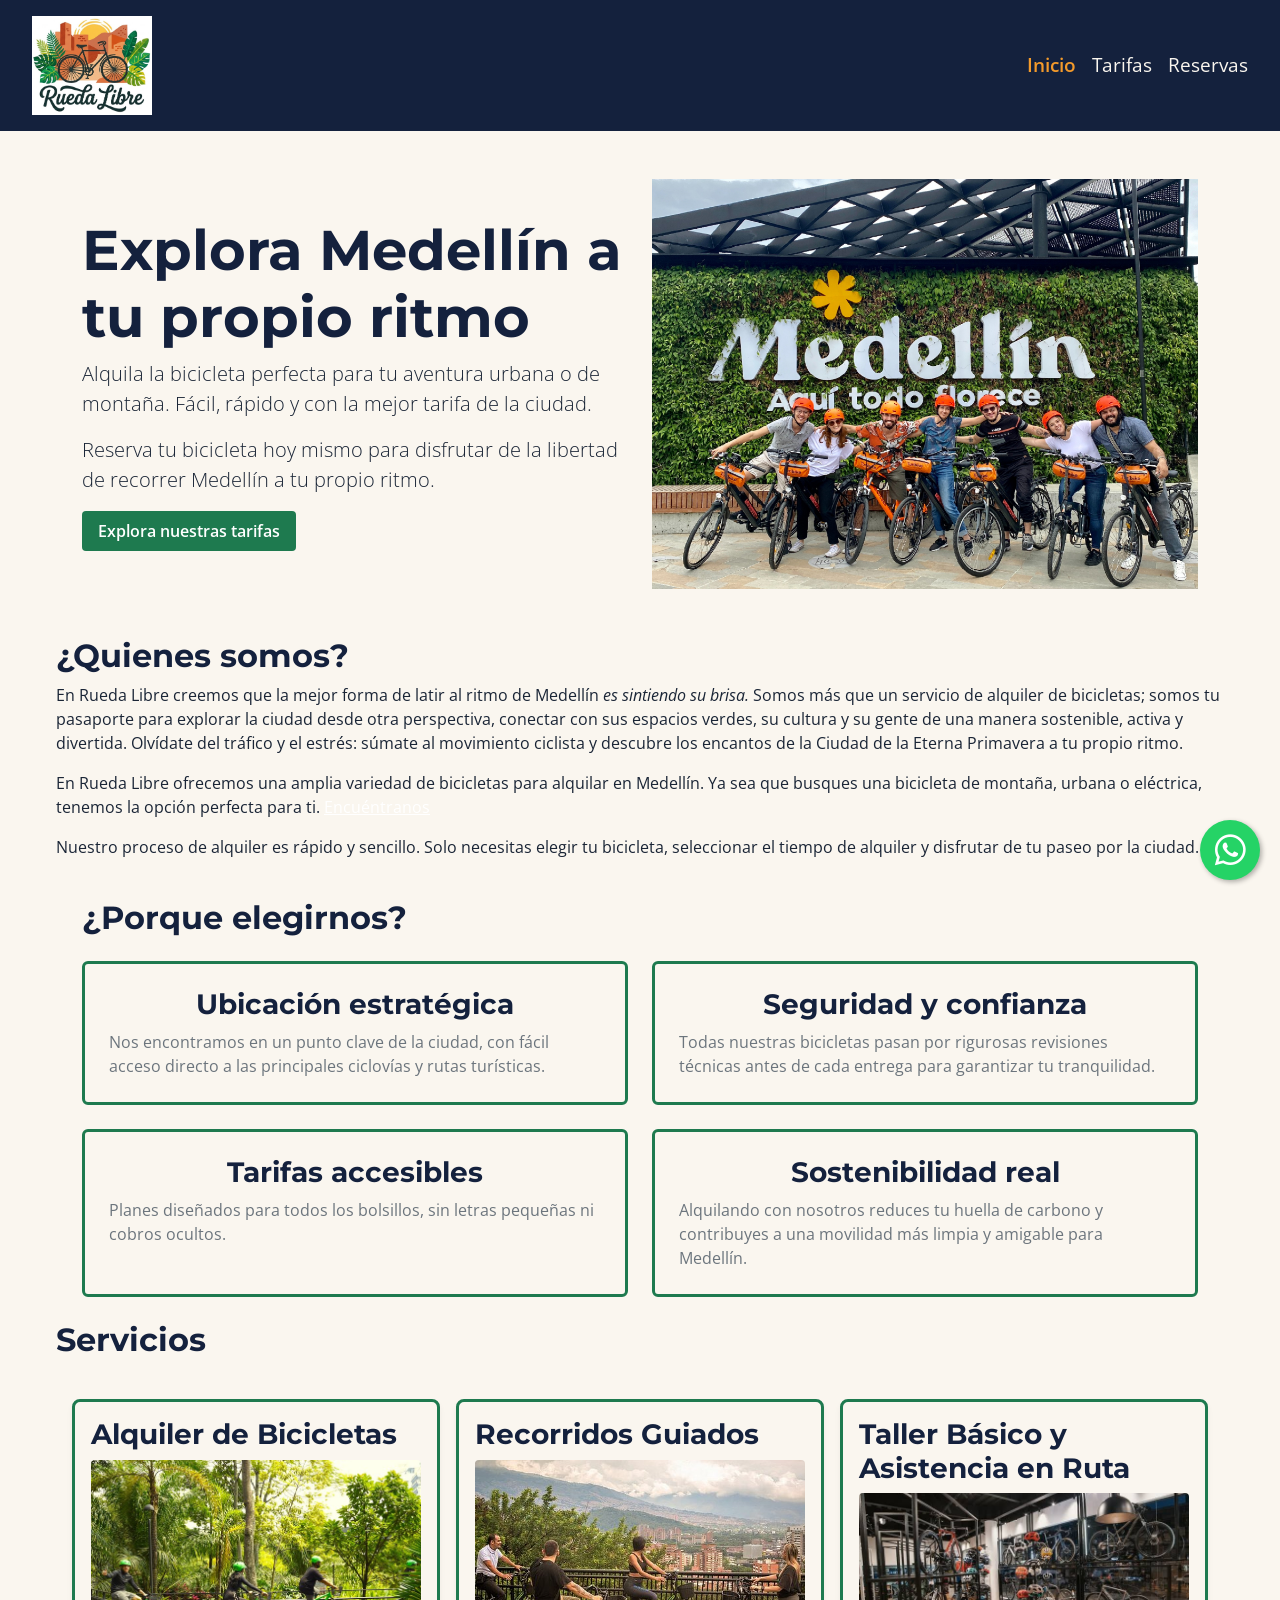
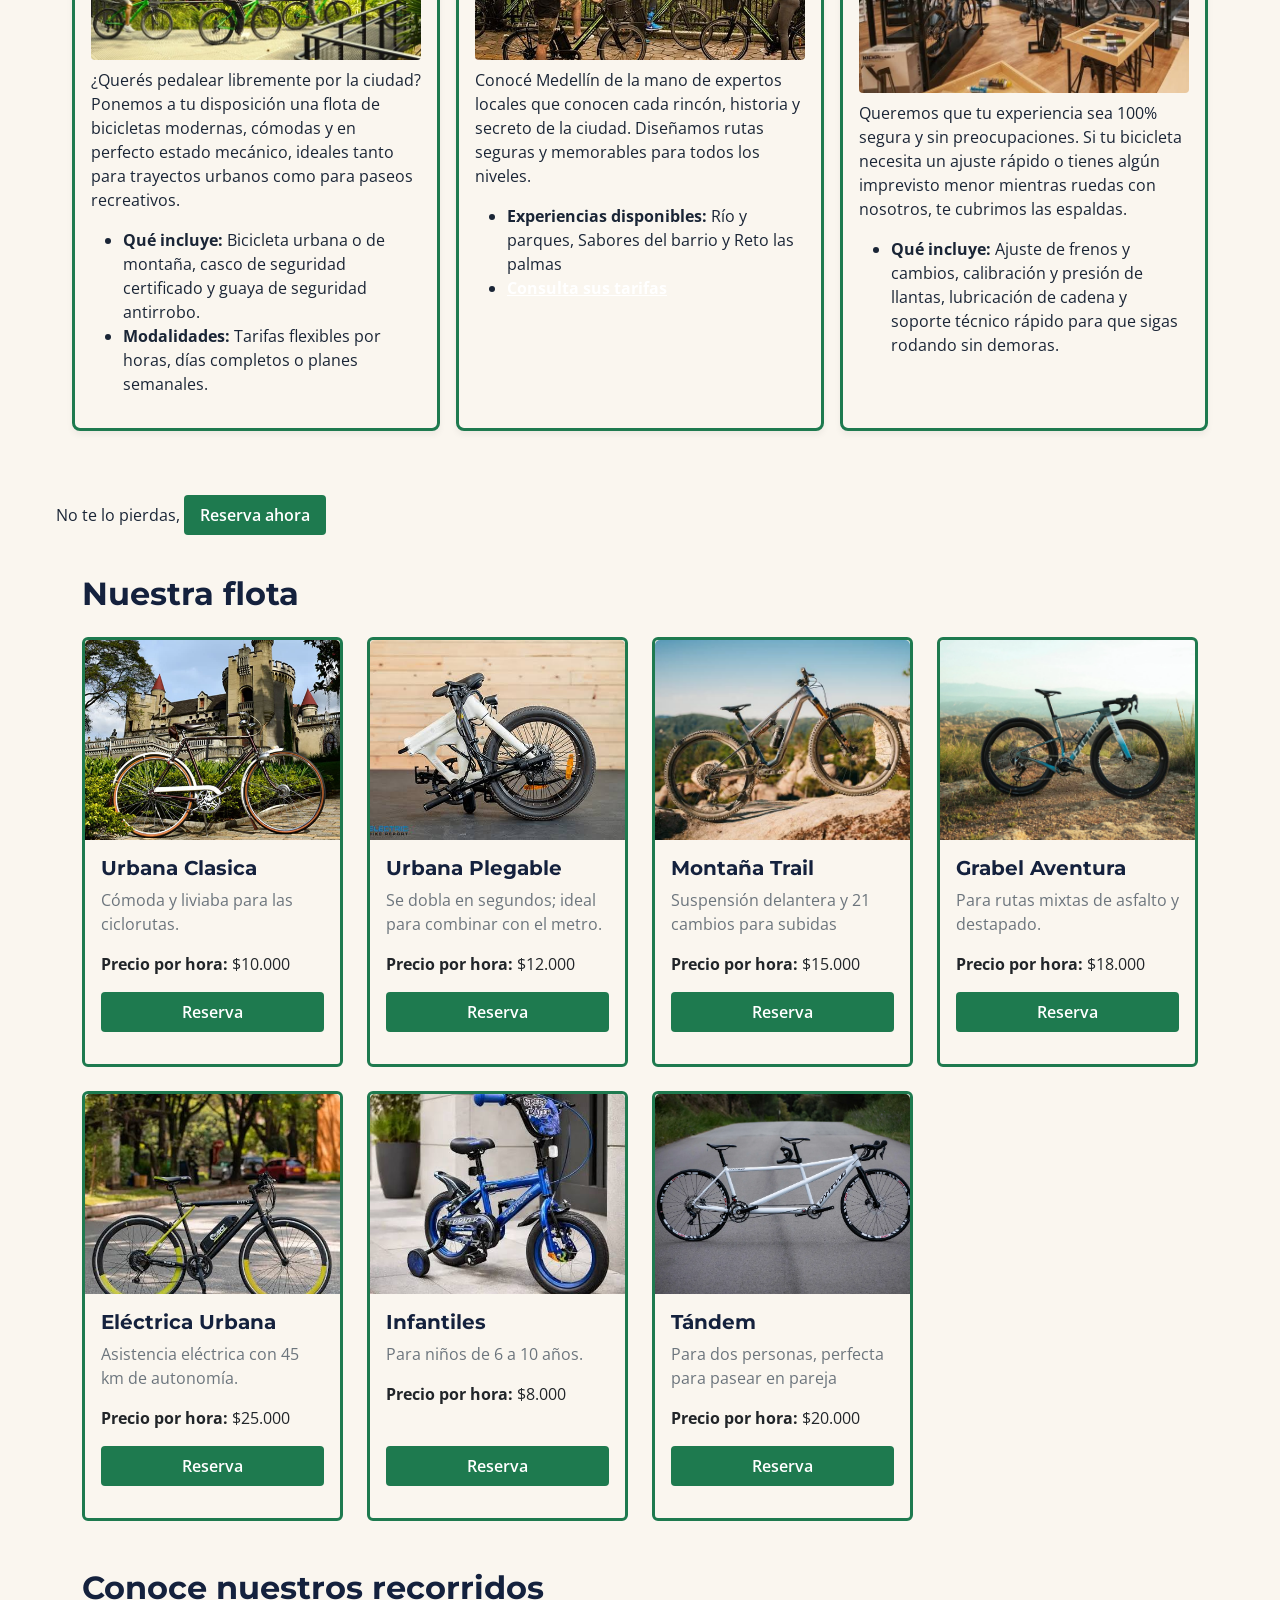
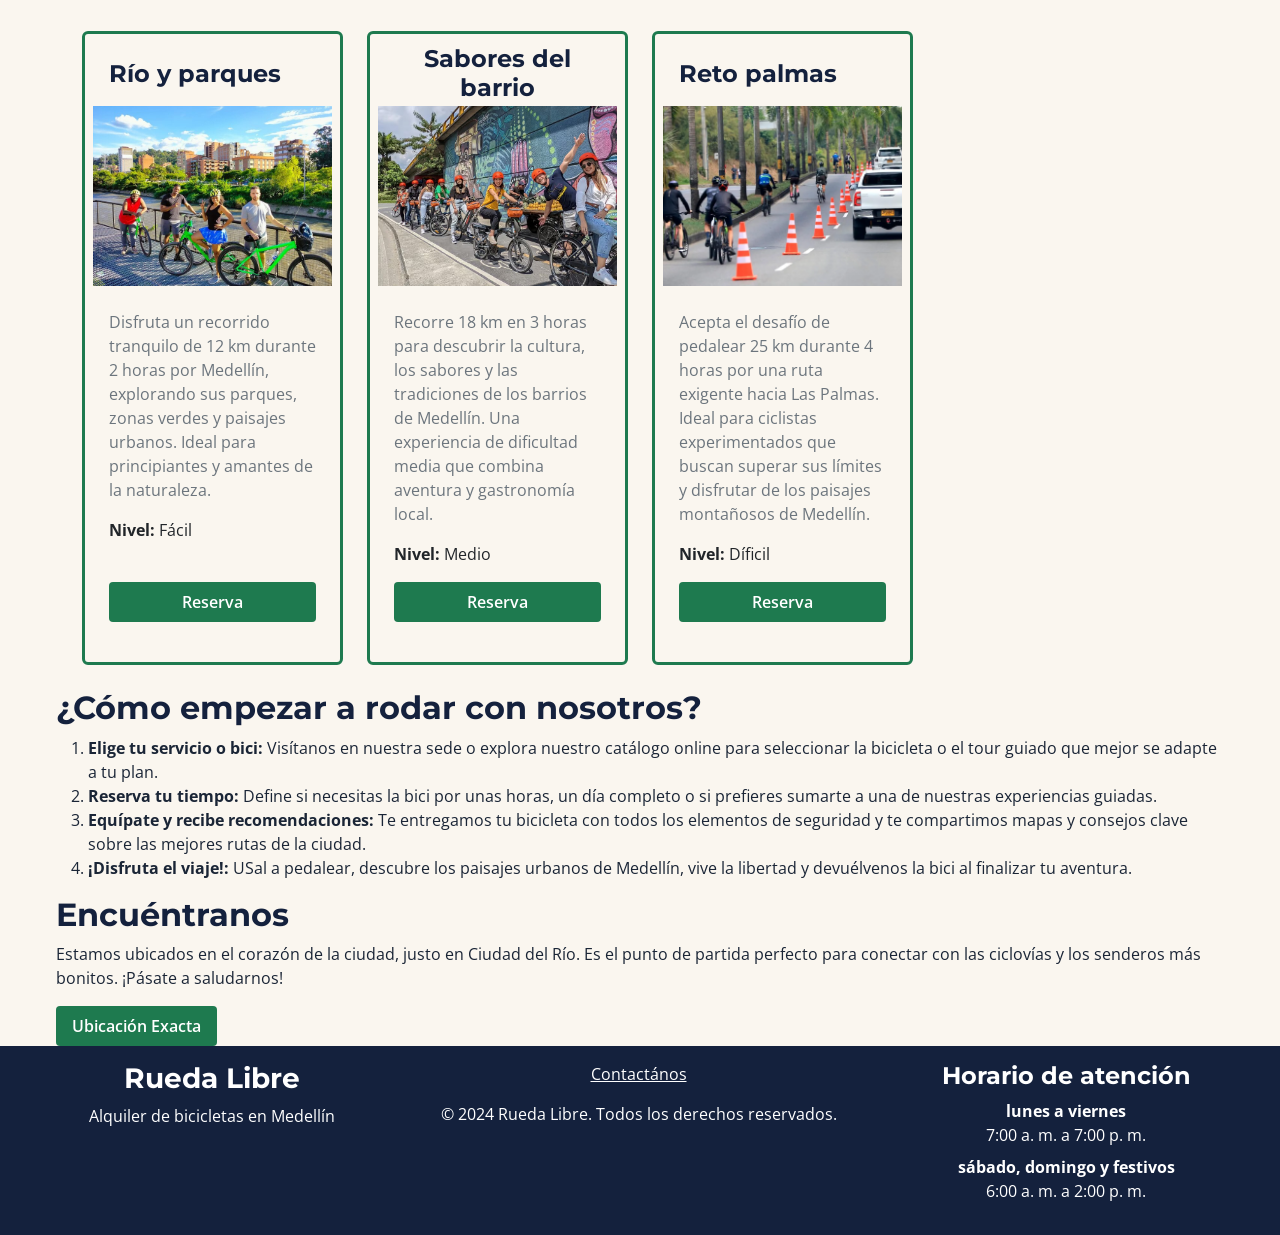
<file: index.html>
<!DOCTYPE html>
<html lang="es">
<head>
    <meta charset="UTF-8">
    <meta name="viewport" content="width=device-width, initial-scale=1.0">
    <meta name="description" content="Alquiler de bicicletas en Medellín de forma fácil y económica.">
    <title>Rueda Libre| Alquiler de bicicletas en Medellín</title>
    
    <!-- fuentes de Google Fonts -->
    <link rel="preconnect" href="https://fonts.googleapis.com">
    <link rel="preconnect" href="https://fonts.gstatic.com" crossorigin>
    <link href="https://fonts.googleapis.com/css2?family=Montserrat:ital,wght@700&family=Open+Sans:ital,wght@400;600&display=swap" rel="stylesheet">
    <link rel="stylesheet" href="https://cdnjs.cloudflare.com/ajax/libs/font-awesome/6.5.1/css/all.min.css">


    <!-- enlace hoja de estilos -->
    <link href="https://cdn.jsdelivr.net/npm/bootstrap@5.3.8/dist/css/bootstrap.min.css" rel="stylesheet">
    <link rel="stylesheet" href="css/styles.css">
</head>
<body>

    <header class="header-principal">
        <img src="img/logo.jpeg" class="logo" alt="">
        <nav id="menu">
            <ul>
                <li><a href="index.html" class="activo">Inicio</a></li>
                <li><a href="paginas/tarifas.html">Tarifas</a></li>
                <li><a href="paginas/reservas.html">Reservas</a></li>
            </ul>
        </nav>
    </header>
    <main>
        <section class="py-5 text-center text-md-start">
            <div class="container">
                <div class="row align-items-center">
                    <div class="col-12 col-md-6">
                        <h2 class="display-4 fw-bold">Explora Medellín a tu propio ritmo</h2>
                        <p class="lead">Alquila la bicicleta perfecta para tu aventura urbana o de montaña. Fácil, rápido y con la mejor tarifa de la ciudad.</p>
                        <p class="lead">Reserva tu bicicleta hoy mismo para disfrutar de la libertad de recorrer Medellín a tu propio ritmo. </p>
                        <a href="paginas/tarifas.html" class="btn-reservar"> Explora nuestras tarifas</a> 
                    </div>
                    <div class="col-12 col-md-6 d-none d-md-block text-center">
                        <img src="../img/Img_portada.jpg" alt="Bicicleta en Medellín: disfruta de la ciudad a tu ritmo" class="img-fluid">
                    </div>
                </div>
            </div>
        </section>
        <section>
            <header>
                <h2>¿Quienes somos?</h2>
            </header>
            <p>En Rueda Libre creemos que la mejor forma de latir al ritmo de Medellín <em>es sintiendo su brisa. </em>Somos más que un servicio de alquiler de bicicletas; somos tu pasaporte para explorar la ciudad desde otra perspectiva, conectar con sus espacios verdes, su cultura y su gente de una manera sostenible, activa y divertida. Olvídate del tráfico y el estrés: súmate al movimiento ciclista y descubre los encantos de la Ciudad de la Eterna Primavera a tu propio ritmo.</p>
            <p>En Rueda Libre ofrecemos una amplia variedad de bicicletas para alquilar en Medellín. Ya sea que busques una bicicleta de montaña, urbana o eléctrica, tenemos la opción perfecta para ti. <a href="#encuentranos">Encuéntranos</a></p>
            <p>Nuestro proceso de alquiler es rápido y sencillo. Solo necesitas elegir tu bicicleta, seleccionar el tiempo de alquiler y disfrutar de tu paseo por la ciudad.</p>
            <section>
            <div class="container py-4">
                <h2 class="mb-4">¿Porque elegirnos?</h2>
                <div class="row row-cols-1 row-cols-md-2 g-4">
                    <div class="col">
                        <article class="card h-100 p-4">
                            <h3 class="card-tittle text-center">Ubicación estratégica</h3>
                            <p class="card-text text-secondary">Nos encontramos en un punto clave de la ciudad, con fácil acceso directo a las principales ciclovías y rutas turísticas.</p>
                        </article>
                    </div>
                    <div class="col">
                        <article class="card h-100 p-4">
                            <h3 class="card-tittle text-center">Seguridad y confianza</h3>
                            <p class="card-text text-secondary">Todas nuestras bicicletas pasan por rigurosas revisiones técnicas antes de cada entrega para garantizar tu tranquilidad.</p>
                        </article>
                    </div>
                    <div class="col">
                        <article class="card h-100 p-4">
                            <h3 class="card-tittle text-center">Tarifas accesibles</h3>
                            <p class="card-text text-secondary">Planes diseñados para todos los bolsillos, sin letras pequeñas ni cobros ocultos.</p>
                        </article>
                    </div>
                    <div class="col">
                        <article class="card h-100 p-4">
                            <h3 class="card-tittle text-center">Sostenibilidad real</h3>
                            <p class="card-text text-secondary">Alquilando con nosotros reduces tu huella de carbono y contribuyes a una movilidad más limpia y amigable para Medellín.</p>
                        </article>
                    </div>
                </div>
            </div> 
        </section>
        </section>
        <section>
            <header>
                <h2>Servicios</h2>
            </header>
            <div id="servicios">
                <article class="servicio">
                    <h3>Alquiler de Bicicletas</h3>
                    <img src="img/sostenibilidad.jpg" width="400" alt="ciclopase: Recorre Medellín sin huella de carbono">
                    <p> ¿Querés pedalear libremente por la ciudad? Ponemos a tu disposición una flota de bicicletas modernas, cómodas y en perfecto estado mecánico, ideales tanto para trayectos urbanos como para paseos recreativos.</p>
                    <ul>
                        <li><strong>Qué incluye: </strong>Bicicleta urbana o de montaña, casco de seguridad certificado y guaya de seguridad antirrobo.</li>
                        <li><strong>Modalidades: </strong>Tarifas flexibles por horas, días completos o planes semanales.</li>
                    </ul>
                    </li>
                </article>
                <article class="servicio">
                    <h3>Recorridos Guiados</h3>
                    <img src="img/mirador.jpg" width="400" alt="Mirador de Medellín: parada tour guiado">
                    <p> Conocé Medellín de la mano de expertos locales que conocen cada rincón, historia y secreto de la ciudad. Diseñamos rutas seguras y memorables para todos los niveles.</p>
                    <ul>
                        <li><strong>Experiencias disponibles: </strong>Río y parques, Sabores del barrio y Reto las palmas</li>
                        <li><strong><a href="/paginas/tarifas.html#tarifas_recorridos_guiados">Consulta sus tarifas</a></strong></li>
                    </ul>
                </article>
                <article class="servicio">
                    <h3>Taller Básico y Asistencia en Ruta</h3>
                    <img src="img/taller_biciletas.jpg" width="400" alt="Taller de bicicletas">
                    <p> Queremos que tu experiencia sea 100% segura y sin preocupaciones. Si tu bicicleta necesita un ajuste rápido o tienes algún imprevisto menor mientras ruedas con nosotros, te cubrimos las espaldas.</p>
                    <ul>
                        <li><strong>Qué incluye: </strong>Ajuste de frenos y cambios, calibración y presión de llantas, lubricación de cadena y soporte técnico rápido para que sigas rodando sin demoras.</li>
                    </ul>
                </article>
            </div>
            <p>No te lo pierdas, <a href="/paginas/reservas.html" class="btn-reservar">Reserva ahora</a></p>
        </section>
        <section>
            <div class="container py-4">
                <header>
                    <h2 class="mb-4">Nuestra flota</h2> 
                </header>
                <div class="row g-4">
                    <div class="col-12 col-sm-6  col-lg-4 col-xl-3">
                        <article class="card h-100">
                            <img src="img/UrbanaClasica.jpg" alt="Bicicleta Urbana clasica: ideal para el uso diario en la ciudad" class="card-img-top object-fit-cover" style="height: 200px;">
                            <div class="card-body d-flex flex-column">
                                <h3 class="card-title h5">Urbana Clasica</h3>
                                <p class="card-text text-secondary"> Cómoda y liviaba para las ciclorutas.</p>
                                <p><strong>Precio por hora: </strong>$10.000</p>
                                <a href="paginas/reservas.html" class="btn-reservar mt-auto text-center">Reserva</a></p>
                            </div>
                        </article>
                    </div>
                    <div class="col-12 col-sm-6  col-lg-4 col-xl-3">
                        <article class="card h-100">
                            <img src="img/UrbanaPlegable.jpg" alt="Bicicleta Urbana plegable: ideal para transporte público" class="card-img-top object-fit-cover" style="height: 200px;">
                            <div class="card-body d-flex flex-column">
                                <h3 class="card-title h5">Urbana Plegable</h3>
                                <p class="card-text text-secondary"> Se dobla en segundos; ideal para combinar con el metro.</p>
                                <p><strong>Precio por hora: </strong>$12.000</p>
                                <a href="paginas/reservas.html" class="btn-reservar mt-auto text-center">Reserva</a></p>
                            </div>
                        </article>
                    </div>
                    <div class="col-12 col-sm-6  col-lg-4 col-xl-3">
                        <article class="card h-100">
                            <img src="img/MontañaTrail.jpg" alt="Bicicleta de montaña Trail" class="card-img-top object-fit-cover" style="height: 200px;">
                            <div class="card-body d-flex flex-column">
                                <h3 class="card-title h5">Montaña Trail</h3>
                                <p class="card-text text-secondary"> Suspensión delantera y 21 cambios para subidas</p>
                                <p><strong>Precio por hora: </strong>$15.000</p>
                                <a href="paginas/reservas.html" class="btn-reservar mt-auto text-center">Reserva</a></p>
                            </div>
                        </article>
                    </div>
                    <div class="col-12 col-sm-6  col-lg-4 col-xl-3">
                        <article class="card h-100">
                            <img src="img/GravelAventura.webp" alt="Bicicleta Grabel Aventura" class="card-img-top object-fit-cover" style="height: 200px;">
                            <div class="card-body d-flex flex-column">
                                <h3 class="card-title h5">Grabel Aventura</h3>
                                <p class="card-text text-secondary"> Para rutas mixtas de asfalto y destapado.</p>
                                <p><strong>Precio por hora: </strong>$18.000</p>
                                <a href="paginas/reservas.html" class="btn-reservar mt-auto text-center">Reserva</a></p>
                            </div>
                        </article>
                    </div>
                    <div class="col-12 col-sm-6  col-lg-4 col-xl-3">
                        <article class="card h-100">
                            <img src="img/Electrica.jpg" alt="Bicicleta Eléctrica Urbana" class="card-img-top object-fit-cover" style="height: 200px;">
                            <div class="card-body d-flex flex-column">
                                <h3 class="card-title h5">Eléctrica Urbana</h3>
                                <p class="card-text text-secondary"> Asistencia eléctrica con 45 km de autonomía.</p>
                                <p><strong>Precio por hora: </strong>$25.000</p>
                                <a href="paginas/reservas.html" class="btn-reservar mt-auto text-center">Reserva</a></p>
                            </div>
                        </article>
                    </div>
                    <div class="col-12 col-sm-6  col-lg-4 col-xl-3">
                        <article class="card h-100">
                            <img src="img/Infantil.jpg" alt="Bicicleta Infantil: para niños de 6 a 10 años" class="card-img-top object-fit-cover" style="height: 200px;">
                            <div class="card-body d-flex flex-column">
                                <h3 class="card-title h5">Infantiles</h3>
                                <p class="card-text text-secondary"> Para niños de 6 a 10 años.</p>
                                <p><strong>Precio por hora: </strong>$8.000</p>
                                <a href="paginas/reservas.html" class="btn-reservar mt-auto text-center">Reserva</a></p>
                            </div>
                        </article>
                    </div>
                    <div class="col-12 col-sm-6  col-lg-4 col-xl-3">
                        <article class="card h-100">
                            <img src="img/tandem.webp" alt="Bicicleta para dos personas" class="card-img-top object-fit-cover" style="height: 200px;">
                            <div class="card-body d-flex flex-column">  
                                <h3 class="card-title h5">Tándem</h3>
                                <p class="card-text text-secondary"> Para dos personas, perfecta para pasear en pareja</p>
                                <p><strong>Precio por hora: </strong>$20.000</p>
                                <a href="paginas/reservas.html" class="btn-reservar mt-auto text-center">Reserva</a></p>
                            </div>
                        </article>
                    </div>
                </div>
            </div>
        </section>
        <section>
            <div class="container py-4">
                <header>
                    <h2 class="mb-4">Conoce nuestros recorridos</h2>    
                </header>
                <div class="row g-4">
                    <div class="col-12 col-sm-6  col-lg-4 col-xl-3">
                        <article class="card h-100 p-2 d-flex flex-column">
                            <div class="titulo-recorrido d-flex align-items-center">
                                <h3 class="card-title h4 m-3">Río y parques</h3>
                            </div>
                            <img src="img/RecorridoRio.jpg" alt="Recorrido guido por el rio y los principales parques de Medellín" class="img-fluid object-fit-cover mb-2" style="height: 180px;">
                            <div class="card-body d-flex flex-column">
                                <p class="card-text text-secondary"> Disfruta un recorrido tranquilo de 12 km durante 2 horas por Medellín, explorando sus parques, zonas verdes y paisajes urbanos. Ideal para principiantes y amantes de la naturaleza.</p>
                                <p><strong>Nivel: </strong>Fácil</p>
                                <a href="/paginas/reservas.html" class="btn-reservar mt-auto text-center">Reserva</a></p>
                            </div>
                        </article>
                    </div >
                    <div class="col-12 col-sm-6  col-lg-4 col-xl-3">
                        <article class="card h-100 p-2 d-flex flex-column">
                            <div class="titulo-recorrido d-flex align-items-center">
                                <h3 class="card-title h4 m-3">Sabores del barrio</h3>
                            </div>
                            <img src="img/SaboresBarrio.jpg" alt="Bicicleta Urbana plegable: ideal para transporte público" class="img-fluid object-fit-cover mb-2" style="height: 180px;">
                            <div class="card-body d-flex flex-column">
                                <p class="card-text text-secondary"> Recorre 18 km en 3 horas para descubrir la cultura, los sabores y las tradiciones de los barrios de Medellín. Una experiencia de dificultad media que combina aventura y gastronomía local.</p>
                                <p><strong>Nivel: </strong>Medio</p>
                                <a href="/paginas/reservas.html" class="btn-reservar mt-auto text-center">Reserva</a></p>
                            </div>
                        </article>
                    </div>
                    <div class="col-12 col-sm-6  col-lg-4 col-xl-3">
                        <article class="card h-100 p-2 d-flex flex-column">
                            <div class="titulo-recorrido d-flex align-items-center">
                                <h3 class="card-title h4 m-3">Reto palmas</h3>
                            </div>
                            <img src="img/Retopalmas.webp" alt="Bicicleta de montaña Trail" class="img-fluid object-fit-cover mb-2" style="height: 180px;">
                            <div class="card-body d-flex flex-column">
                                <p class="card-text text-secondary"> Acepta el desafío de pedalear 25 km durante 4 horas por una ruta exigente hacia Las Palmas. Ideal para ciclistas experimentados que buscan superar sus límites y disfrutar de los paisajes montañosos de Medellín.</p>
                                <p><strong>Nivel: </strong>Díficil</p>
                                <a href="/paginas/reservas.html" class="btn-reservar mt-auto text-center">Reserva</a></p>
                            </div>
                        </article>
                    </div>
                </div>
            </div>
        </section>
        <section>
            <header>
                <h2>¿Cómo empezar a rodar con nosotros?</h2>
            </header>
            <ol>
                <li><strong>Elige tu servicio o bici: </strong>Visítanos en nuestra sede o explora nuestro catálogo online para seleccionar la bicicleta o el tour guiado que mejor se adapte a tu plan.</li>
                <li><strong>Reserva tu tiempo: </strong>Define si necesitas la bici por unas horas, un día completo o si prefieres sumarte a una de nuestras experiencias guiadas.</li>
                <li><strong>Equípate y recibe recomendaciones: </strong>Te entregamos tu bicicleta con todos los elementos de seguridad y te compartimos mapas y consejos clave sobre las mejores rutas de la ciudad.</li>
                <li><strong>¡Disfruta el viaje!: </strong>USal a pedalear, descubre los paisajes urbanos de Medellín, vive la libertad y devuélvenos la bici al finalizar tu aventura.</li>
            </ol>
        </section>
        <section id="encuentranos">
            <header>
                <h2>Encuéntranos</h2>
            </header>
            <p>Estamos ubicados en el corazón de la ciudad, justo en Ciudad del Río. Es el punto de partida perfecto para conectar con las ciclovías y los senderos más bonitos. ¡Pásate a saludarnos!</p>
            <a href="https://www.google.com/maps/place/Cdad.+del+Rio,+El+Poblado,+Medell%C3%ADn,+El+Poblado,+Medell%C3%ADn,+Antioquia/@6.2202706,-75.5788565,16z/data=!4m6!3m5!1s0x8e442832d452b871:0xc105c7e1e85a702d!8m2!3d6.2208376!4d-75.573519!16s%2Fg%2F1hhx8xx3p?entry=ttu&g_ep=EgoyMDI2MTAxOS4wIKXMDSoASAFQAw%3D%3D" target="_blank" class="btn-reservar">Ubicación Exacta</a>
            <br>
        </section>      
    </main>
    <a href="https://wa.me/573000000000" target="_blank" class="btn-whatsapp" rel="noopener noreferrer"><i class="fab fa-whatsapp"></i></a>
    <footer>
        <div>
            <h3>Rueda Libre</h3>  
            <p>Alquiler de bicicletas en Medellín</p> 
        </div> 
        <div>      
            <p><a href="mailto:info@ruedalibre.com">Contactános</a></p>
            <p>© 2024 Rueda Libre. Todos los derechos reservados.</p>
        </div> 
        <div>
            <h4>Horario de atención</h4>
            <dl>
                <dt>lunes a viernes</dt>
                <dd>7:00 a. m. a 7:00 p. m.</dd>
                <dt>sábado, domingo y festivos</dt>
                <dd>6:00 a. m. a 2:00 p. m.</dd>
            </dl>
        </div>
    </footer>
    <script src="https://cdn.jsdelivr.net/npm/bootstrap@5.3.8/dist/js/bootstrap.bundle.min.js"></script>
</body>
</html>
</file>
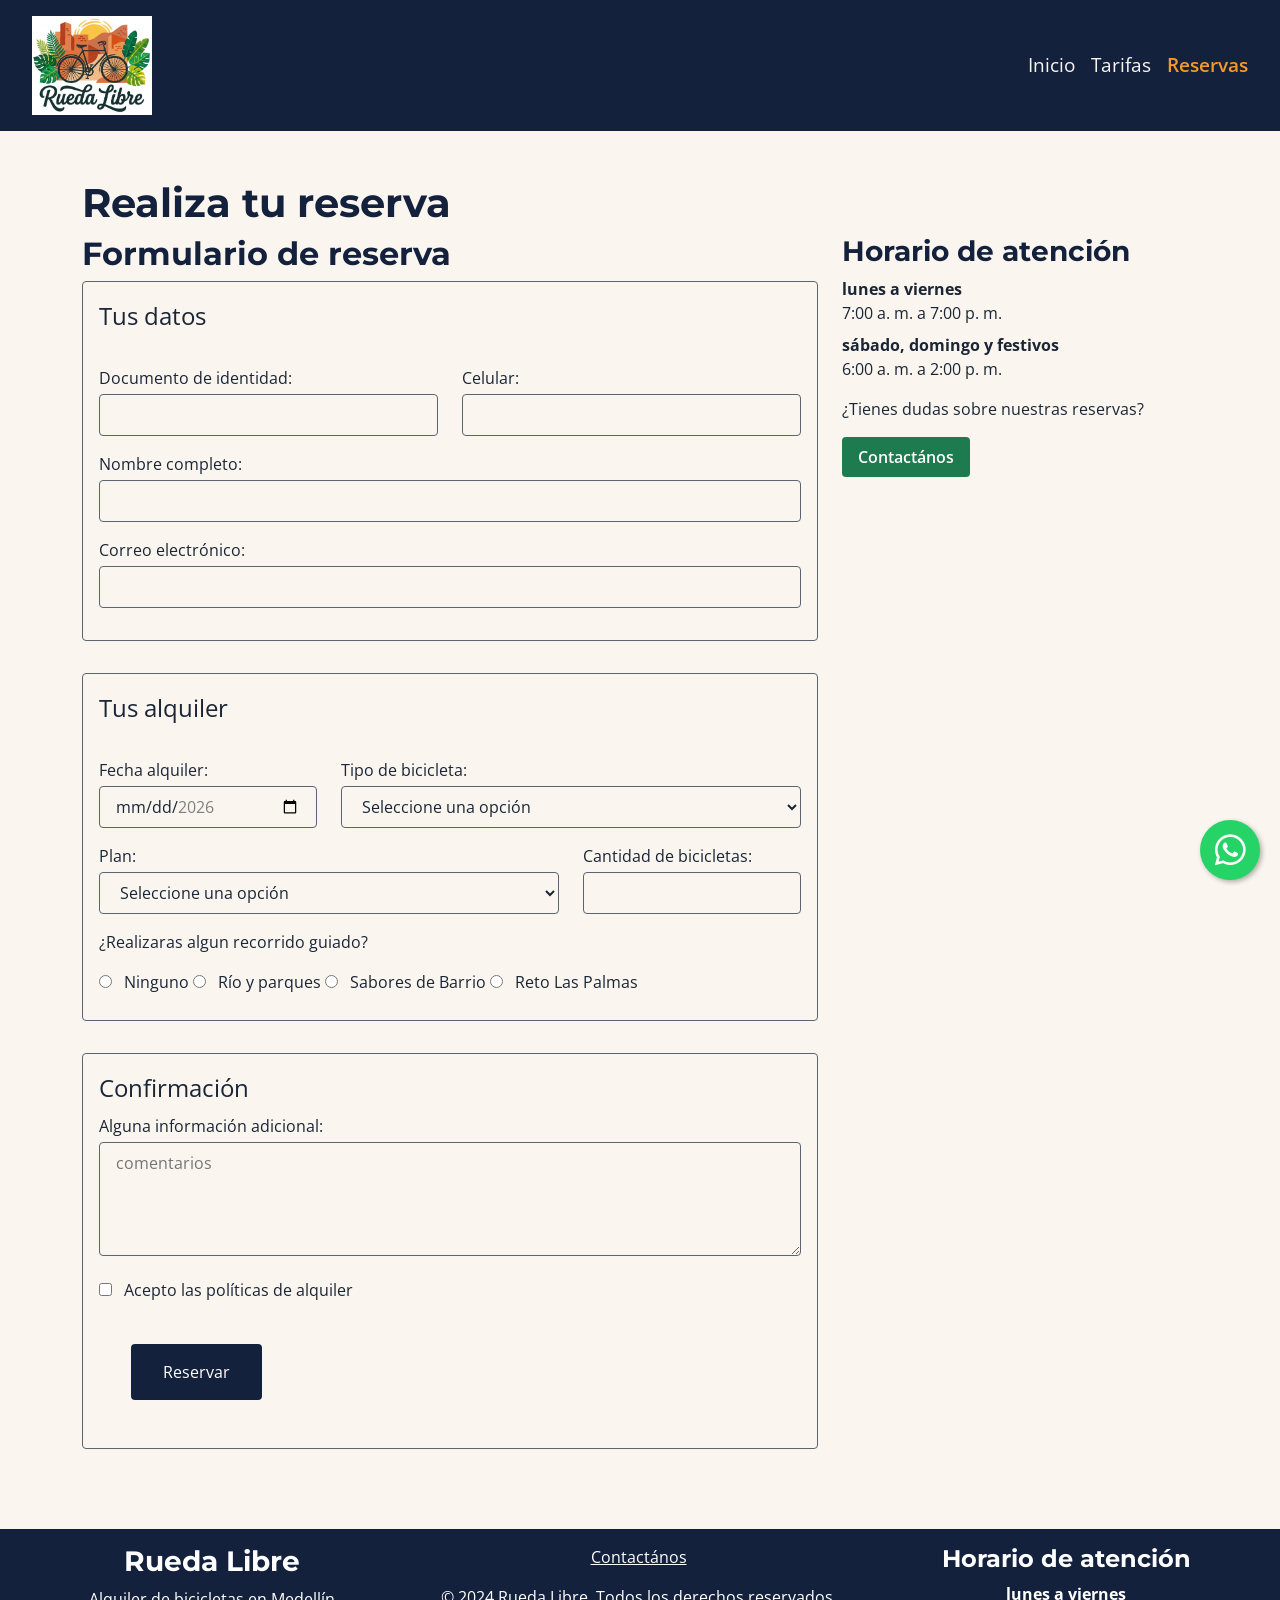
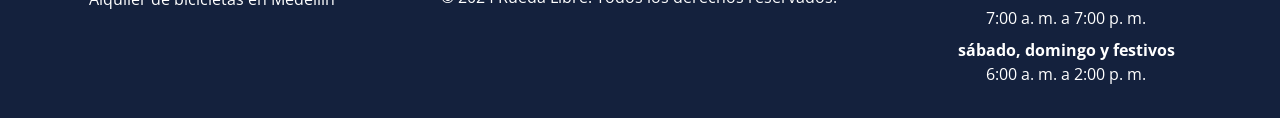
<file: paginas/reservas.html>
<!DOCTYPE html>
<html lang="es">
<head>
    <meta charset="UTF-8">
    <meta name="viewport" content="width=device-width, initial-scale=1.0">
    <meta name="description" content="Reservas de alquiler de bicicletas en Medellín">
    <title>Rueda Libre| Reservas</title>
    
    <!-- fuentes de Google Fonts -->
    <link rel="preconnect" href="https://fonts.googleapis.com">
    <link rel="preconnect" href="https://fonts.gstatic.com" crossorigin>
    <link href="https://fonts.googleapis.com/css2?family=Montserrat:ital,wght@700&family=Open+Sans:ital,wght@400;600&display=swap" rel="stylesheet">
    <link rel="stylesheet" href="https://cdnjs.cloudflare.com/ajax/libs/font-awesome/6.5.1/css/all.min.css">

    <!-- enlace hoja de estilos -->
    <link href="https://cdn.jsdelivr.net/npm/bootstrap@5.3.8/dist/css/bootstrap.min.css" rel="stylesheet">
    <link rel="stylesheet" href="../css/styles.css">
</head>
<body>
    <header class="header-principal">
        <img src="../img/logo.jpeg" alt="" class="logo">
        <nav id="menu">
            <ul>
                <li><a href="../index.html">Inicio</a></li>
                <li><a href="../paginas/tarifas.html">Tarifas</a></li>
                <li><a href="../paginas/reservas.html" class="activo">Reservas</a></li>
            </ul>
        </nav>
    </header>

    <main class="container my-5">
        <h1>Realiza tu reserva</h1>
        <div class="row g-4">
            <section class="col-12 col-md-8">
                <header>
                    <h2>Formulario de reserva</h2>
                </header>
                <form method="post" action="#">
                    <fieldset>
                        <legend>Tus datos</legend>
                        <div class="row g-4">
                            <div class="col-12 col-md-6">
                                <label for="documento">Documento de identidad:</label>
                                <input type="text" inputmode="numeric" id="documento" name="documento" required minlength="6" maxlength="10" pattern="[0-9]{6,10}" title="Debe tener entre 6 y 10 dígitos numéricos">
                            </div>
                            <div class="col-12 col-md-6">
                                <label for="celular">Celular:</label>
                                <input type="tel" id="celular" name="celular" required maxlength="10" pattern="3[0-9]{9}" title="Debe comenzar con 3 y tener 10 dígitos numéricos">
                            </div>
                        </div>
                        <label for="nombre">Nombre completo:</label>
                        <input type="text" id="nombre" name="nombre" required minlength="3"><br>
                        <label for="email">Correo electrónico:</label>
                        <input type="email" id="email" name="email" required>
                    </fieldset>
                    <fieldset>
                        <legend>Tus alquiler</legend>
                        <div class="row g-4">
                            <div class="col-12 col-md-4">
                                <label   label for="fecha">Fecha alquiler:</label>
                                <input type="date" id="fecha" name="fecha" required min="2026-11-01" max="2026-12-31"><br>
                            </div>
                            <div class="col-12 col-md-8">
                                <label for="bicicleta">Tipo de bicicleta:</label>
                                <select id="bicicleta" name="bicicleta" required>
                                <option value="">Seleccione una opción</option>
                                <option value="urbana">Bicicleta urbana</option>
                                <option value="montaña">Bicicleta de montaña</option>
                                <option value="electrica">Bicicleta eléctrica</option>
                                </select><br>
                            </div>
                        </div>
                        <div class="row g-4">
                            <div class="col-12 col-md-8">
                                <label for="plan">Plan:</label>
                                <select id="plan" name="plan" required>
                                <option value="">Seleccione una opción</option>
                                <option value="hora">Plan por hora</option>
                                <option value="mediodia">Plan por medio día (4h)</option>
                                <option value="dia">Plan por día</option>
                                </select>
                            </div>
                            <div class="col-12 col-md-4">
                                <label for="cantidad">Cantidad de bicicletas:</label>
                                <input type="number" id="cantidad" name="cantidad" required min="1" max="6">
                            </div>
                        </div>  
                        <p>¿Realizaras algun recorrido guiado?</p>
                        <input type="radio" id="ninguno" name="recorrido" value="ninguno" required>
                        <label for="ninguno">Ninguno</label>
                        <input type="radio" id="rioyparques" name="recorrido" value="rioyparques">
                        <label for="rioyparques">Río y parques</label>
                        <input type="radio" id="SaboresdeBarrio" name="recorrido" value="SaboresdeBarrio">
                        <label for="SaboresdeBarrio">Sabores de Barrio</label>
                        <input type="radio" id="RetoLasPalmas" name="recorrido" value="RetoLasPalmas">
                        <label for="RetoLasPalmas">Reto Las Palmas</label>
                    </fieldset>
                    <fieldset>
                        <legend>Confirmación</legend>
                        <label for="Comentarios">Alguna información adicional:</label>
                        <textarea id="Comentarios" name="comentarios" rows="4" cols="50" placeholder="comentarios" maxlength="300"></textarea>
                        <input type="checkbox" id="confirmacion" name="confirmacion" value="acepto" required title="Debes aceptar las políticas de alquiler para continuar">
                        <label for="confirmacion">Acepto las políticas de alquiler</label><br>
                        <button type="submit">Reservar</button>
                    </fieldset>
                </form>
            </section>
            <section class="col-12 col-md-4">
                <header>
                    <h3>Horario de atención</h3>
                </header>
                <dl>
                    <dt>lunes a viernes</dt>
                    <dd>7:00 a. m. a 7:00 p. m.</dd>
                    <dt>sábado, domingo y festivos</dt>
                    <dd>6:00 a. m. a 2:00 p. m.</dd>
                </dl>
                <p>¿Tienes dudas sobre nuestras reservas?</p>
                <a href="mailto:info@ruedalibre.com" class="btn-reservar">Contactános</a>
            </section>
        </div>
    </main>
    <a href="https://wa.me/573000000000" target="_blank" class="btn-whatsapp" rel="noopener noreferrer"><i class="fab fa-whatsapp"></i></a>
    <footer>
        <div>
            <h3>Rueda Libre</h3>  
            <p>Alquiler de bicicletas en Medellín</p> 
        </div> 
        <div>      
            <p><a href="mailto:info@ruedalibre.com">Contactános</a></p>
            <p>© 2024 Rueda Libre. Todos los derechos reservados.</p>
        </div> 
        <div>
            <h4>Horario de atención</h4>
            <dl>
                <dt>lunes a viernes</dt>
                <dd>7:00 a. m. a 7:00 p. m.</dd>
                <dt>sábado, domingo y festivos</dt>
                <dd>6:00 a. m. a 2:00 p. m.</dd>
            </dl>
        </div>
    </footer>
    <script src="https://cdn.jsdelivr.net/npm/bootstrap@5.3.8/dist/js/bootstrap.bundle.min.js"></script>
</body>
</html>
</file>
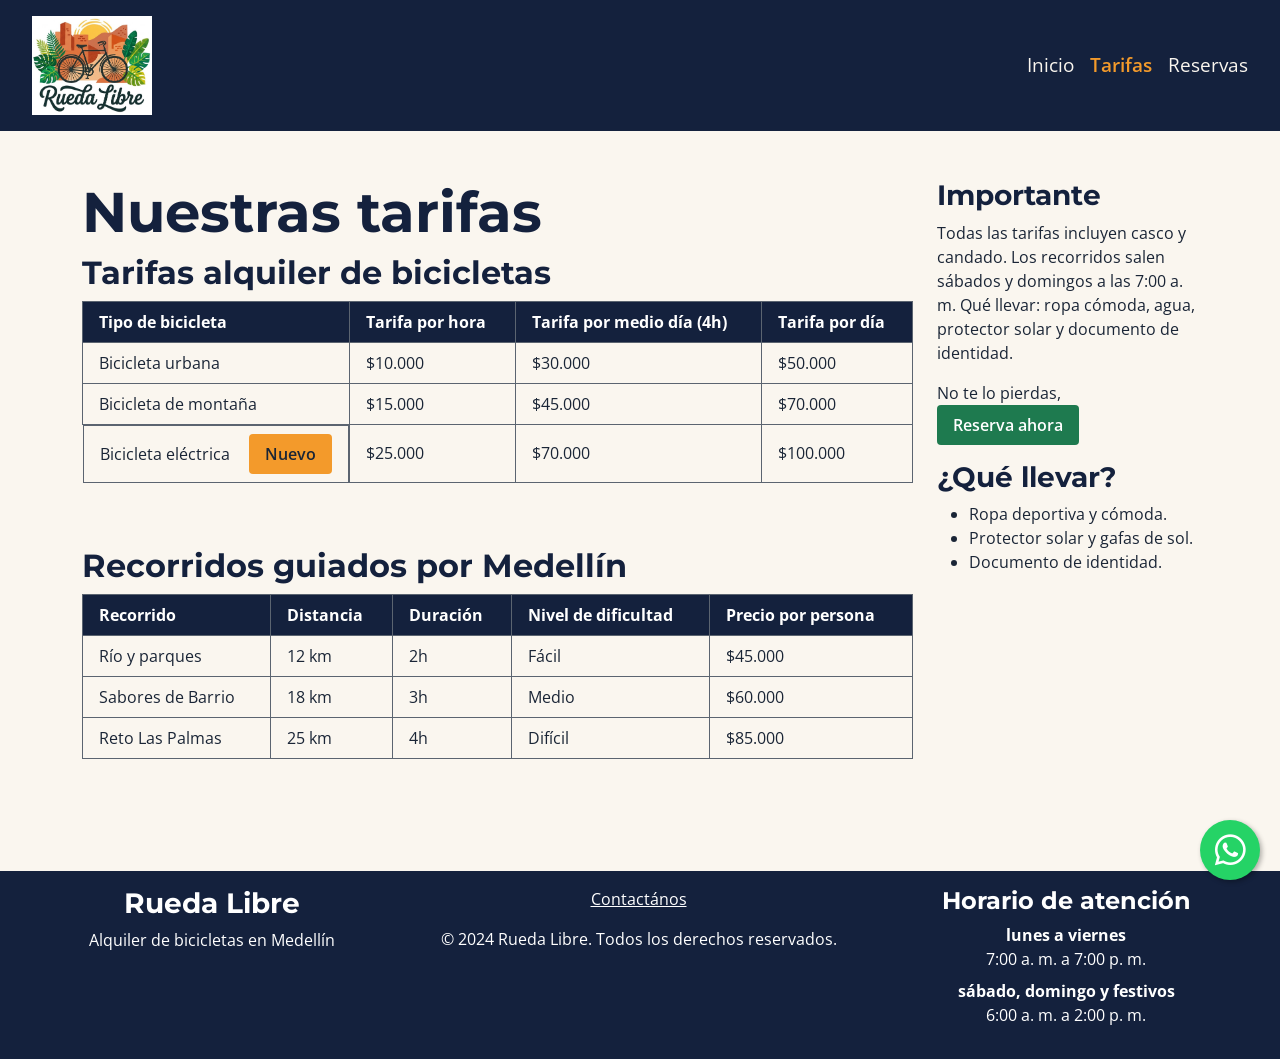
<file: paginas/tarifas.html>
<!DOCTYPE html>
<html lang="es">
<head>
    <meta charset="UTF-8">
    <meta name="viewport" content="width=device-width, initial-scale=1.0">
    <meta name="description" content="Tarifas de alquiler de bicicletas en Medellín">
    <title>Rueda Libre| Tarifas</title>
    
    <!-- fuentes de Google Fonts -->
    <link rel="preconnect" href="https://fonts.googleapis.com">
    <link rel="preconnect" href="https://fonts.gstatic.com" crossorigin>
    <link href="https://fonts.googleapis.com/css2?family=Montserrat:ital,wght@700&family=Open+Sans:ital,wght@400;600&display=swap" rel="stylesheet">
    <link rel="stylesheet" href="https://cdnjs.cloudflare.com/ajax/libs/font-awesome/6.5.1/css/all.min.css">
    <!-- enlace hoja de estilos -->
    <link href="https://cdn.jsdelivr.net/npm/bootstrap@5.3.8/dist/css/bootstrap.min.css" rel="stylesheet">
    <link rel="stylesheet" href="../css/styles.css">
</head>
<body>
    <header class="header-principal">
        <img src="../img/logo.jpeg" alt="" class="logo">
        <nav id="menu">
            <ul>
                <li><a href="../index.html">Inicio</a></li>
                <li><a href="../paginas/tarifas.html" class="activo">Tarifas</a></li>
                <li><a href="../paginas/reservas.html">Reservas</a></li>
            </ul>
        </nav>
    </header>

    <main class="container my-5">
        <div class="row g-4">
            <div class="col-12 col-lg-9">
                <h1 class="display-4 fw-bold">Nuestras tarifas</h1>
                <section>
                    <header>
                        <h2>Tarifas alquiler de bicicletas</h2>
                    </header>
                    <div class="contenedor_tabla">
                        <table>
                            <caption >Alquiler de bicicletas en Medellín</caption>
                            <thead>
                                <tr>
                                    <th scope="col">Tipo de bicicleta</th>
                                    <th scope="col">Tarifa por hora</th>
                                    <th scope="col">Tarifa por medio día (4h)</th>
                                    <th scope="col">Tarifa por día</th>
                                </tr>
                            </thead>
                            <tbody>
                                <tr>
                                    <td>Bicicleta urbana</td>
                                    <td>$10.000</td>
                                    <td>$30.000</td>
                                    <td>$50.000</td>
                                </tr>
                                <tr>
                                    <td>Bicicleta de montaña</td>
                                    <td>$15.000</td>
                                    <td>$45.000</td>
                                    <td>$70.000</td>
                                </tr>
                                <tr>
                                    <td id="celda_bicicleta_electrica">Bicicleta eléctrica<span id="nuevo">Nuevo</span></td>
                                    <td>$25.000</td>
                                    <td>$70.000</td>
                                    <td>$100.000</td>
                                </tr>
                            </tbody>
                        </table>
                    </div>
                </section>
                <section id="tarifas_recorridos_guiados">
                    <header>
                        <h2>Recorridos guiados por Medellín</h2>
                    </header>
                    <div class="contenedor_tabla">
                        <table>
                            <caption>Recorridos guiados por Medellín</caption>
                            <thead>
                                <tr>
                                    <th>Recorrido</th>
                                    <th>Distancia</th>
                                    <th>Duración</th>
                                    <th>Nivel de dificultad</th>
                                    <th>Precio por persona</th>
                                </tr>
                            </thead>
                            <tbody>
                                <tr>
                                    <td>Río y parques</td>
                                    <td>12 km</td>
                                    <td>2h</td>
                                    <td>Fácil</td>
                                    <td>$45.000</td>
                                </tr>
                                <tr>
                                    <td>Sabores de Barrio</td>
                                    <td>18 km</td>
                                    <td>3h</td>
                                    <td>Medio</td>
                                    <td>$60.000</td>
                                </tr>
                                <tr>
                                    <td>Reto Las Palmas</td>
                                    <td>25 km</td>
                                    <td>4h</td>
                                    <td>Difícil</td>
                                    <td>$85.000</td>
                                </tr>
                            </tbody>
                        </table>
                    </div>
                </section>
            </div>
            <aside class="col-12 col-lg-3">
                <h3>Importante</h3>
                <p>Todas las tarifas incluyen casco y candado. Los recorridos salen sábados y domingos a las 7:00 a. m. Qué llevar: ropa cómoda, agua, protector solar y documento de identidad.</p>
                <p>No te lo pierdas, <a href="/paginas/reservas.html" class="btn-reservar">Reserva ahora</a></p>
                <h3>¿Qué llevar?</h3>
                <ul>
                    <li>Ropa deportiva y cómoda.</li>
                    <li>Protector solar y gafas de sol.</li>
                    <li>Documento de identidad.</li>
                </ul>
            </aside>
        </div>
    </main>
    <a href="https://wa.me/573000000000" target="_blank" class="btn-whatsapp" rel="noopener noreferrer"><i class="fab fa-whatsapp"></i></a>
    <footer>
        <div>
            <h3>Rueda Libre</h3>  
            <p>Alquiler de bicicletas en Medellín</p> 
        </div> 
        <div>      
            <p><a href="mailto:info@ruedalibre.com">Contactános</a></p>
            <p>© 2024 Rueda Libre. Todos los derechos reservados.</p>
        </div> 
        <div>
            <h4>Horario de atención</h4>
            <dl>
                <dt>lunes a viernes</dt>
                <dd>7:00 a. m. a 7:00 p. m.</dd>
                <dt>sábado, domingo y festivos</dt>
                <dd>6:00 a. m. a 2:00 p. m.</dd>
            </dl>
        </div>
    </footer>
    <script src="https://cdn.jsdelivr.net/npm/bootstrap@5.3.8/dist/js/bootstrap.bundle.min.js"></script>
</body>
</html>
</file>
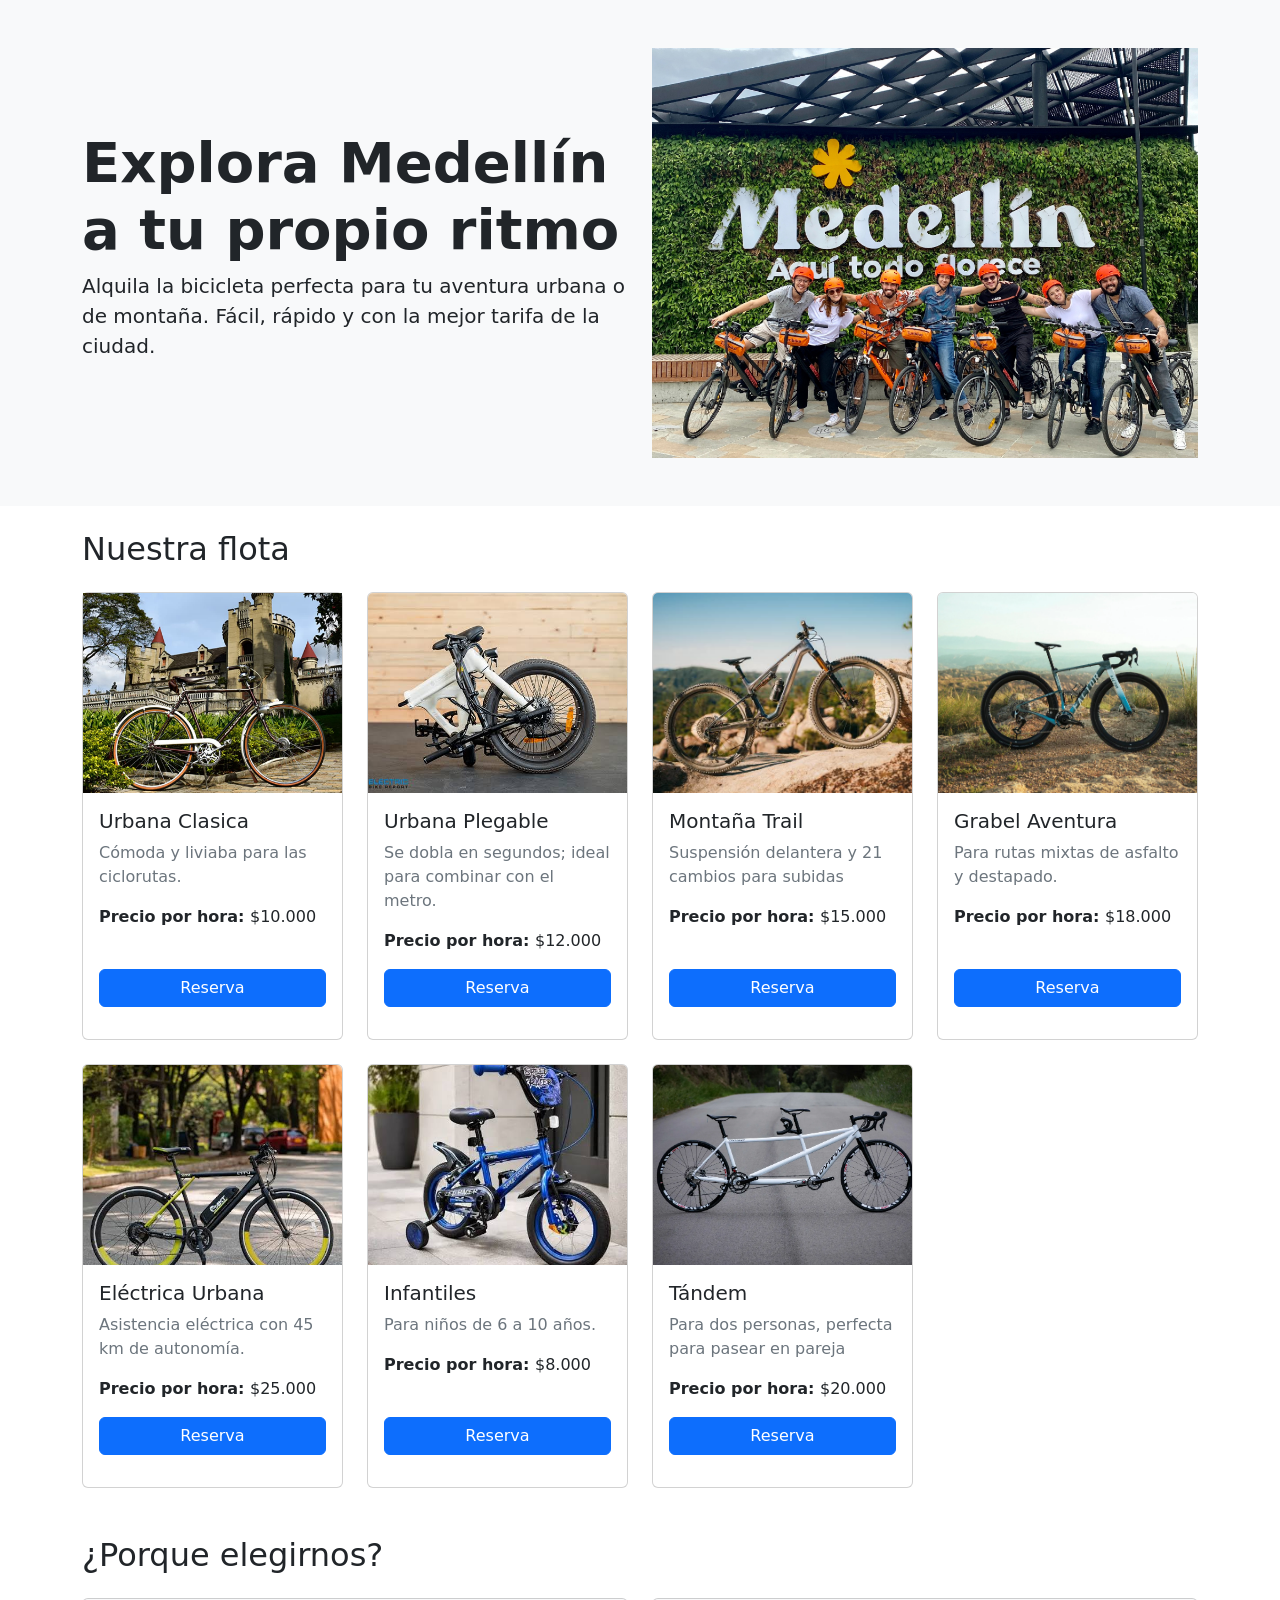
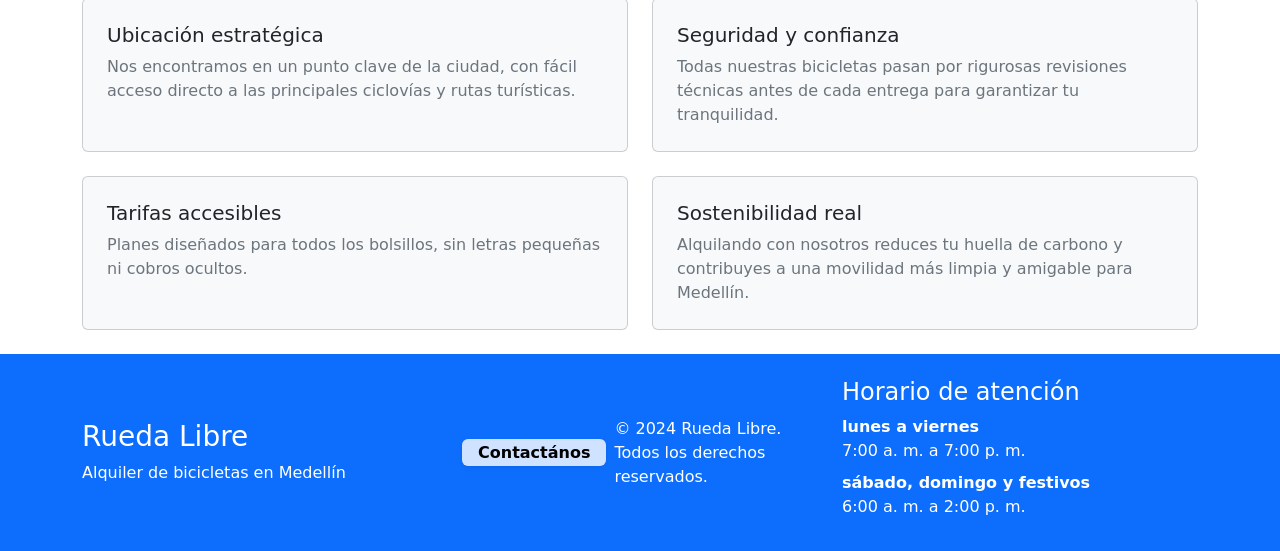
<file: pruebas/catalogo-bootstrap.html>
<!DOCTYPE html>
<html lang="en">
<head>
    <meta charset="UTF-8">
    <meta name="viewport" content="width=device-width, initial-scale=1.0">
    <title>Document</title>
    <link href="https://cdn.jsdelivr.net/npm/bootstrap@5.3.8/dist/css/bootstrap.min.css" rel="stylesheet">

</head>
<body>
    <main>
        <section class="bg-light py-5 text-center text-md-start">
            <div class="container">
                <div class="row align-items-center">
                    <div class="col-12 col-md-6">
                        <h2 class="display-4 fw-bold">Explora Medellín a tu propio ritmo</h2>
                        <p class="lead">Alquila la bicicleta perfecta para tu aventura urbana o de montaña. Fácil, rápido y con la mejor tarifa de la ciudad.</p>
                    </div>
                    <div class="col-12 col-md-6 d-none d-md-block text-center">
                        <img src="../img/Img_portada.jpg" alt="Bicicleta en Medellín: disfruta de la ciudad a tu ritmo" class="img-fluid">
                    </div>
                </div>
            </div>
        </section>
        <section>
            <div class="container py-4">
                <h2 class="mb-4">Nuestra flota</h2>
                <div class="row g-4">
                    <div class="col-12 col-sm-6  col-lg-4 col-xl-3">
                        <article class="card h-100">
                            <img src="../img/UrbanaClasica.jpg" alt="Bicicleta Urbana clasica: ideal para el uso diario en la ciudad" class="img-fluid object-fit-cover" style="height: 200px;">
                            <div class="card-body d-flex flex-column">
                                <h3 class="card-title h5">Urbana Clasica</h3>
                                <p class="card-text text-secondary"> Cómoda y liviaba para las ciclorutas.</p>
                                <p><strong>Precio por hora: </strong>$10.000</p>
                                <a href="../paginas/reservas.html" class="btn btn-primary mt-auto w-100">Reserva</a></p>
                            </div>
                        </article>
                    </div>
                    <div class="col-12 col-sm-6  col-lg-4 col-xl-3">
                        <article class="card h-100" shadow-sm border-0>
                            <img src="../img/UrbanaPlegable.jpg" alt="Bicicleta Urbana plegable: ideal para transporte público" class="card-img-top object-fit-cover" style="height: 200px;">
                            <div class="card-body d-flex flex-column">
                                <h3 class="card-title h5">Urbana Plegable</h3>
                                <p class="card-text text-secondary"> Se dobla en segundos; ideal para combinar con el metro.</p>
                                <p><strong>Precio por hora: </strong>$12.000</p>
                                <a href="../paginas/reservas.html" class="btn btn-primary mt-auto w-100">Reserva</a></p>
                            </div>
                        </article>
                    </div>
                    <div class="col-12 col-sm-6  col-lg-4 col-xl-3">
                        <article class="card h-100" shadow-sm border-0>
                            <img src="../img/MontañaTrail.jpg" alt="Bicicleta de montaña Trail" class="card-img-top object-fit-cover" style="height: 200px;">
                            <div class="card-body d-flex flex-column">
                                <h3 class="card-title h5">Montaña Trail</h3>
                                <p class="card-text text-secondary"> Suspensión delantera y 21 cambios para subidas</p>
                                <p><strong>Precio por hora: </strong>$15.000</p>
                                <a href="../paginas/reservas.html" class="btn btn-primary mt-auto w-100">Reserva</a></p>
                            </div>
                        </article>
                    </div>
                    <div class="col-12 col-sm-6  col-lg-4 col-xl-3">
                        <article class="card h-100" shadow-sm border-0>
                            <img src="../img/GravelAventura.webp" alt="Bicicleta Grabel Aventura" class="card-img-top object-fit-cover" style="height: 200px;">
                            <div class="card-body d-flex flex-column">
                                <h3 class="card-title h5">Grabel Aventura</h3>
                                <p class="card-text text-secondary"> Para rutas mixtas de asfalto y destapado.</p>
                                <p><strong>Precio por hora: </strong>$18.000</p>
                                <a href="../paginas/reservas.html" class="btn btn-primary mt-auto w-100">Reserva</a></p>
                            </div>
                        </article>
                    </div>
                    <div class="col-12 col-sm-6  col-lg-4 col-xl-3">
                        <article class="card h-100" shadow-sm border-0>
                            <img src="../img/Electrica.jpg" alt="Bicicleta Eléctrica Urbana" class="card-img-top object-fit-cover" style="height: 200px;">
                            <div class="card-body d-flex flex-column">
                                <h3 class="card-title h5">Eléctrica Urbana</h3>
                                <p class="card-text text-secondary"> Asistencia eléctrica con 45 km de autonomía.</p>
                                <p><strong>Precio por hora: </strong>$25.000</p>
                                <a href="../paginas/reservas.html" class="btn btn-primary mt-auto w-100">Reserva</a></p>
                            </div>
                        </article>
                    </div>
                    <div class="col-12 col-sm-6  col-lg-4 col-xl-3">
                        <article class="card h-100" shadow-sm border-0>
                            <img src="../img/Infantil.jpg" alt="Bicicleta Infantil: para niños de 6 a 10 años" class="card-img-top object-fit-cover" style="height: 200px;">
                            <div class="card-body d-flex flex-column">
                                <h3 class="card-title h5">Infantiles</h3>
                                <p class="card-text text-secondary"> Para niños de 6 a 10 años.</p>
                                <p><strong>Precio por hora: </strong>$8.000</p>
                                <a href="..//paginas/reservas.html" class="btn btn-primary mt-auto w-100">Reserva</a></p>
                            </div>
                        </article>
                    </div>
                    <div class="col-12 col-sm-6  col-lg-4 col-xl-3">
                        <article class="card h-100" shadow-sm border-0>
                            <img src="../img/tandem.webp" alt="Bicicleta para dos personas" class="card-img-top object-fit-cover" style="height: 200px;">
                            <div class="card-body d-flex flex-column">  
                                <h3 class="card-title h5">Tándem</h3>
                                <p class="card-text text-secondary"> Para dos personas, perfecta para pasear en pareja</p>
                                <p><strong>Precio por hora: </strong>$20.000</p>
                                <a href="../paginas/reservas.html" class="btn btn-primary mt-auto w-100">Reserva</a></p>
                            </div>
                        </article>
                    </div>
                </div>
            </div>
        </section>
        <section>
            <div class="container py-4">
                <h2 class="mb-4">¿Porque elegirnos?</h2>
                <div class="row row-cols-1 row-cols-md-2 g-4">
                    <div class="col">
                        <article class="card h-100 p-4 bg-body-tertiary" shadow-sm border-0>
                            <h3 class="card-tittle h5" text-center>Ubicación estratégica</h3>
                            <p class="card-text text-secondary">Nos encontramos en un punto clave de la ciudad, con fácil acceso directo a las principales ciclovías y rutas turísticas.</p>
                        </article>
                    </div>
                    <div class="col">
                        <article class="card h-100 p-4 bg-body-tertiary" shadow-sm border-0>
                            <h3 class="card-tittle h5" text-center>Seguridad y confianza</h3>
                            <p class="card-text text-secondary">Todas nuestras bicicletas pasan por rigurosas revisiones técnicas antes de cada entrega para garantizar tu tranquilidad.</p>
                        </article>
                    </div>
                    <div class="col">
                        <article class="card h-100 p-4 bg-body-tertiary" shadow-sm border-0>
                            <h3 class="card-tittle h5" text-center>Tarifas accesibles</h3>
                            <p class="card-text text-secondary">Planes diseñados para todos los bolsillos, sin letras pequeñas ni cobros ocultos.</p>
                        </article>
                    </div>
                    <div class="col">
                        <article class="card h-100 p-4 bg-body-tertiary" shadow-sm border-0>
                            <h3 class="card-tittle h5" text-center>Sostenibilidad real</h3>
                            <p class="card-text text-secondary">Alquilando con nosotros reduces tu huella de carbono y contribuyes a una movilidad más limpia y amigable para Medellín.</p>
                        </article>
                    </div>
                </div>
            </div> 
        </section>


    </main>
    <footer class="bg-primary text-white py-4 text-center text-md-start">
        <div class="container">
            <div class="row gy-4 align-items-center">
                <!--Columna 1-->
                <div class="col-12 col-md-4"> 
                    <h3>Rueda Libre</h3>  
                    <p class="mb-0">Alquiler de bicicletas en Medellín</p> 
                </div> 
                <!--Columna 2 , flex para el contenido-->
                <div class="col-12 col-md-4 d-flex flex-column flex-md-row justify-content-md-between align-items-center gap-2">      
                    <p class="mb-0"><a href="mailto:info@ruedalibre.com" class="bg-primary-subtle text-black px-3 py-1 rounded-2 text-decoration-none fw-bold shadow-sm">Contactános</a></p>
                    <p class="mb-0">© 2024 Rueda Libre. Todos los derechos reservados.</p>
                </div> 
                <!--Columna 3-->
                <div class="col-12 col-md-4">
                    <h4>Horario de atención</h4>
                    <dl class="mb-0">
                        <dt>lunes a viernes</dt>
                        <dd>7:00 a. m. a 7:00 p. m.</dd>
                        <dt>sábado, domingo y festivos</dt>
                        <dd>6:00 a. m. a 2:00 p. m.</dd>
                    </dl>
                </div>
            </div>
        </div>
    </footer>
    <script src="https://cdn.jsdelivr.net/npm/bootstrap@5.3.8/dist/js/bootstrap.bundle.min.js"></script>
</body>
</html>
</file>
<file: css/styles.css>
:root {
  /* Colores */
  --color-fondo: #FAF6EF;
  --color-titulos: #14213D;
  --color-texto-principal: #1A2536;
  --color-boton-principal: #1E7A4F;
  --color-boton-secundario: #F39A2B;
  --color-enlaces: #5B6470;
  --color-texto-secundario: #5B6470;

  /* familias tipográficas */
  --fuente-titulos: "Montserrat", sans-serif;
  --fuente-textos: "Open Sans", sans-serif;

  /* Espaciado: tres tamaños en rem */
  --espacio-pequeno: 0.5rem;
  --espacio-mediano: 1rem;
  --espacio-grande: 2rem;
}

/* tema tamaños */
*, *::before, *::after {
  box-sizing: border-box;
}

/* cuerpo general*/
body {
    font-family: var(--fuente-textos);
    font-weight: 400;
    color: var(--color-texto-principal);
    background-color: var(--color-fondo);
}

/* estilo titulos*/
h1, h2, h3, h4, h5, h6 {
    font-family: var(--fuente-titulos);
    font-weight: 700;
    color: var(--color-titulos);
}

/* Header*/
.header-principal{
    display: flex;
    flex-direction: column; /*cambio mobile fisrt*/
    align-items: center;
    padding: var(--espacio-pequeno) var(--espacio-mediano);
    text-align: center;
    background-color: var(--color-titulos);
    color: #fff;
    font-size: 1.2rem;
}

.logo{
    max-width: 120px; /*sigue siendo responsive porque es un max*/
    margin-bottom: var(--espacio-pequeno);
}

/* limita el ancho del main y lo centra */
main{
    max-width: 75rem;
    margin-left: auto;
    margin-right: auto;
    padding-left: var(--espacio-mediano);
    padding-right: var(--espacio-mediano);
}

/*Organizacion footer*/
footer{
  display:flex;
  flex-direction: column; /*cambio mobile fisrt*/
  align-items: center;
  gap: var(--espacio-mediano); /*cambio mobile fisrt*/
  padding: var(--espacio-mediano) 0;
  text-align: center;
  background-color: var(--color-titulos);
  color:#fff  
}

footer h3, h4, a{
  color: #fff;
}


/* estilizacion del menu nav */
#menu ul {
  display: flex;
  flex-direction: row;
  justify-content: center;
  align-items: center;
  gap: var(--espacio-mediano);
  list-style: none;
  padding: 0;
  margin: 0;
  flex-wrap: wrap;
}

#menu a { 
    color: var(--color-fondo);
    text-decoration: none;
    transition: color 0.3s ease;
 }

#menu a.activo { 
    color: var(--color-boton-secundario); 
    font-weight: 600; 
}

#menu a:hover { 
    color: var(--color-boton-principal); 
}

#menu a:focus{
    outline: 2px solid var(--color-boton-principal);
    outline-offset: 3px;
    color: var(--color-boton-principal);
}

/*portada se conserva porque todavia la usa tarifas y reservas*/
#portada {
    display:flex; /*cambio mobile fisrt*/
    flex-direction: column; /*cambio mobile fisrt*/
    gap: var(--espacio-mediano);
    align-items: center;
    padding: var(--espacio-grande) var(--espacio-mediano);
}

#portada img {
    width: 80%;
    height: auto;
    border-radius: 4px;
    box-shadow: 0 4px 6px rgba(0, 0, 0, 0.1);
}

/* tarjetas de servicios */
#servicios {
    display: grid;
    grid-template-columns: 1fr; /*cambio mobile fisrt*/
    gap: var(--espacio-mediano); 
    padding: var(--espacio-grande) var(--espacio-mediano);
}

.servicio {
  border: 3px solid var(--color-boton-principal); 
  border-radius: 8px;                             
  padding: var(--espacio-mediano);                
  margin-bottom: var(--espacio-grande);           
  background-color: var(--color-fondo);
  overflow: hidden;                               /* Asegura que los elementos internos respeten los bordes redondeados */
  box-shadow: 0 4px 6px rgba(0, 0, 0, 0.05);      /* sombra ligera para darle profundidad */
}

.servicio img{
  width: 100%;       /* Ocupa todo el ancho de la tarjeta */
  height: 200px;      /* Mantiene la proporción para que no se deforme */
  object-fit: cover;
  display: block;
  border-radius: 4px; 
  margin-bottom: var(--espacio-pequeno); 
}

/*tarjetas de la flota*/
.card{
    background-color: var(--color-fondo);
    border:3px solid var(--color-boton-principal);
    
}

.card-title{
    font-family: var(--fuente-titulos);
    color: var(--color-titulos);
    font-weight: 700;
}


/*tarjetas recorridos*/
.titulo-recorrido {
    min-height: 4rem;
    max-height: 4rem;
    text-align: center;
}

/* tabla tarifas*/
.contenedor_tabla {
    width: 100%;
    overflow-x: auto; /* Permite desplazamiento horizontal si la tabla es más ancha que el contenedor */
    margin-bottom: var(--espacio-grande);
}

table {
  width: 100%;
  border-collapse: collapse; /* Une los bordes dobles de la tabla en una sola línea*/
  margin-bottom: var(--espacio-grande);
  font-family: inherit; /* Hereda la fuente del body */
  white-space: nowrap; /* Evita que el contenido de las celdas se divida en varias líneas */
}

th, td {
  padding: var(--espacio-pequeno) var(--espacio-mediano);
  border: 1px solid var(--color-texto-secundario);       
  text-align: left;                                   
}

th {
  background-color: var(--color-titulos);
  color: #fff;                                        
  font-weight: bold;
}

caption {
  display: none;
}

/* etiqueta nueva en la tabla */
#celda_bicicleta_electrica {
 position: relative;
 display: flex;
 align-items: center;
 justify-content: space-between;
}

#nuevo {
  display: inline-block;
  padding: var(--espacio-pequeno) var(--espacio-mediano);
  background-color: var(--color-boton-secundario);
  position: static;
  transform: none; 
  text-decoration: none;
  font-weight: 600;
  border-radius: 4px;
  transition: background-color 0.3s ease;
}

/* Botones*/

/* boton Reservar ahora */
.btn-reservar {
    display: inline-block;
    padding: var(--espacio-pequeno) var(--espacio-mediano);
    background-color: var(--color-boton-principal);
    color: #fff;
    text-decoration: none;
    font-weight: 600;
    border-radius: 4px;
    transition: background-color 0.3s ease;
}

.btn-reservar:hover {
    background-color: var(--color-boton-secundario);
    color: var(--color-texto-principal);
    transform: traslateY(-2px);
}

.btn-reservar:focus {
    outline: 2px solid var(--color-boton-principal);
    outline-offset: 3px;
    background-color: var(--color-boton-secundario);
    color: var(--color-texto-principal);
}

/* boton whatsApp*/
.btn-whatsapp {
    position: fixed;
    width: 60px;
    height: 60px;
    bottom: 20px;
    right: 20px;
    background-color: #25d366; /* Color oficial de WhatsApp */
    color: #ffffff;
    border-radius: 50%;
    align-items: center;
    font-size: 35px;
    box-shadow: 2px 2px 5px rgba(0, 0, 0, 0.3);
    z-index: 1000; /* Asegura que esté por encima de otros elementos */
    display: flex;
    align-items: center;
    justify-content: center;
    text-decoration: none;
    transition: all 0.3s ease;
}

.btn-whatsapp:hover {
    background-color: var(--color-boton-secundario); 
    transform: translateY(-2px);  /* Efecto de elevación */
}

.btn-whatsapp:focus {
    outline: 2px solid var(--color-boton-principal);
    outline-offset: 3px;
    background-color: var(--color-boton-secundario);
}

/*Pagina Reservas*/
/* Formulario */
input, select, textarea {
    width: 100%;
    padding: var(--espacio-pequeno) var(--espacio-mediano);
    margin-bottom: var(--espacio-mediano);
    border: 1px solid var(--color-texto-secundario);
    border-radius: 4px;
    font-family: var(--fuente-textos);
    background-color: var(--color-fondo);
    color: var(--color-texto-principal);
    transition: border-color 0.3s ease, box-shadow 0.3s ease;    
}

input[type="radio"],
input[type="checkbox"] {
  width: auto;
  margin-right: 8px; /* Espacio entre el circulito y el texto */
  cursor: pointer;
}

input:focus, textarea:focus, select:focus {
  outline: none; /* Quitamos el contorno por defecto del navegador */
  border-color: var(--color-boton-principal);
  box-shadow: 0 0 0 3px rgba(30, 122, 79, 0.2); /* Sombra exterior de reemplazo */
}

label {
  display: block;
  margin-bottom: 0.25rem;
}

input[type="radio"] + label,
input[type="checkbox"] + label {
  display: inline;
  font-weight: normal; 
}


fieldset {
  margin-bottom: var(--espacio-grande);
  padding: var(--espacio-mediano);
  border: 1px solid var(--color-texto-secundario);
  border-radius: 4px;
}

button[type="submit"] {
  padding: var(--espacio-mediano) var(--espacio-grande);
  background-color: var(--color-titulos);
  color: #FFFFFF;
  border: none;
  border-radius: 4px;
  font-size: 1rem;
  cursor: pointer;
  margin:var(--espacio-grande)
}

/*  MEDIA QUERIES (Mobile-First) */

/* TABLET (Desde 768px)*/
@media (min-width: 768px) {

  .header-principal {
    flex-direction: row;
    justify-content: space-between;
    text-align: left;
  }

  .logo {
    margin-bottom: 0;
  }

  footer {
    flex-direction: row;
    justify-content: space-evenly;
    align-items: flex-start;
  }

 #portada {
    display: grid;
    grid-template-columns: 1fr 2fr;
    align-items: center;
  }
  
  /* Galerías (Servicios, Flota, Recorridos) */
  #servicios,
  #flota,
  #recorridos {
    grid-template-columns: repeat(auto-fit, minmax(260px, 1fr));
  }

  /* Reservas */
  #reservas {
    display: grid;
    grid-template-columns: 3fr 1fr;
    align-items: start;
  }

} 

/* Escritorio (Desde 1200px) */
@media (min-width: 1200px) {

  /* Encabezado */
  .header-principal {
    padding: var(--espacio-mediano) var(--espacio-grande);
  }

  /* Portada */
  #portada {
    gap: var(--espacio-grande);
    padding: var(--espacio-grande) 0;
  }

  
  /* Reservas */
  #reservas {
    gap: var(--espacio-grande);
  }
}
</file>
